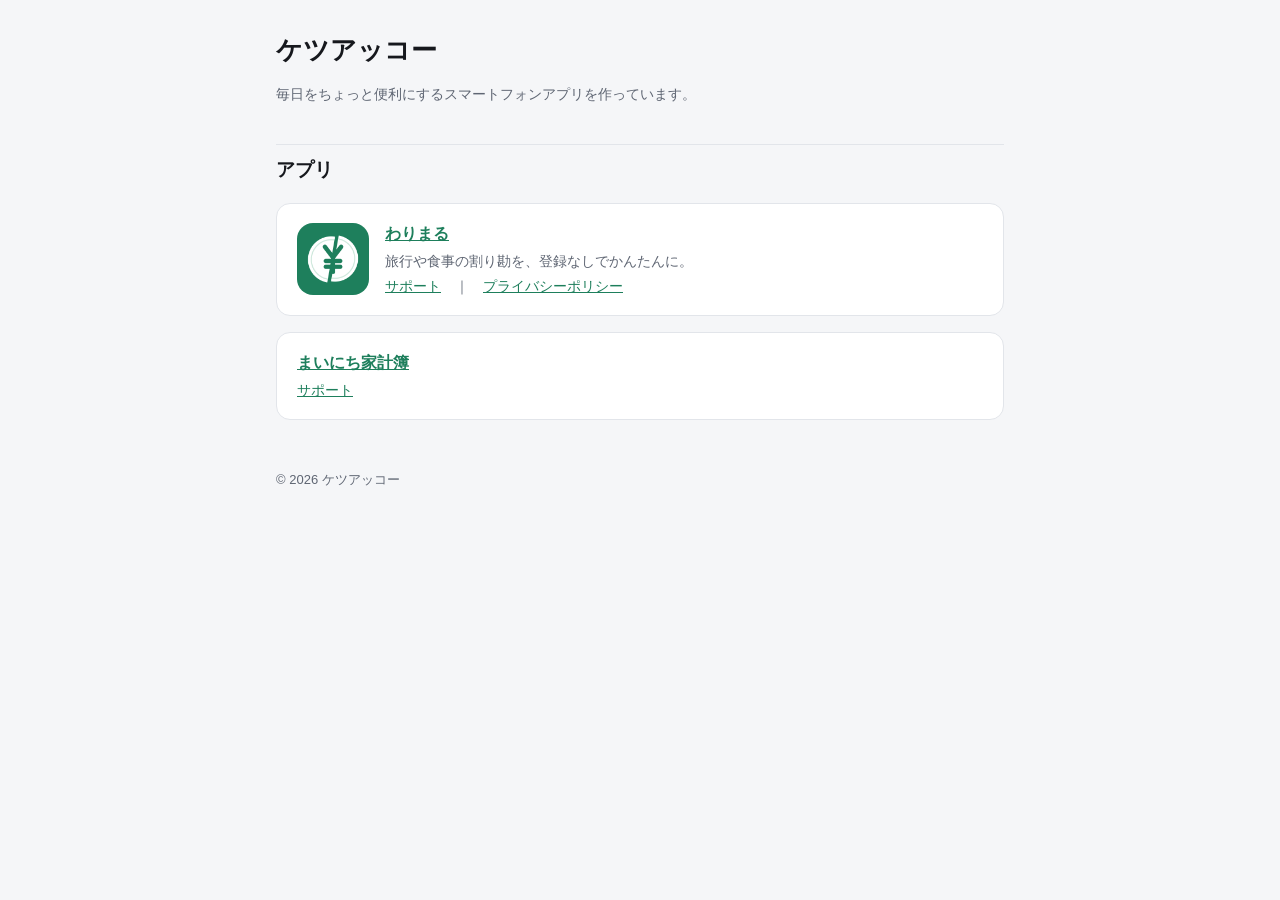
<file: index.html>
<!doctype html>
<html lang="ja">
<head>
<meta charset="utf-8">
<meta name="viewport" content="width=device-width, initial-scale=1">
<title>ケツアッコー</title>
<meta name="description" content="ケツアッコーが開発するスマートフォンアプリ">
<link rel="stylesheet" href="assets/style.css">
</head>
<body>
<main>
  <h1>ケツアッコー</h1>
  <p class="sub">毎日をちょっと便利にするスマートフォンアプリを作っています。</p>

  <h2>アプリ</h2>
  <div class="card">
    <header class="app" style="margin:0">
      <img src="quick-warikan/icon.png" alt="わりまるのアイコン">
      <div>
        <h3 style="margin:0"><a href="quick-warikan/">わりまる</a></h3>
        <div class="sub">旅行や食事の割り勘を、登録なしでかんたんに。</div>
        <div class="sub"><a href="quick-warikan/">サポート</a>　｜　<a href="quick-warikan/privacy.html">プライバシーポリシー</a></div>
      </div>
    </header>
  </div>
  <div class="card">
    <h3 style="margin:0"><a href="kakeibo/">まいにち家計簿</a></h3>
    <div class="sub"><a href="kakeibo/">サポート</a></div>
  </div>

  <footer>© 2026 ケツアッコー</footer>
</main>
</body>
</html>
</file>
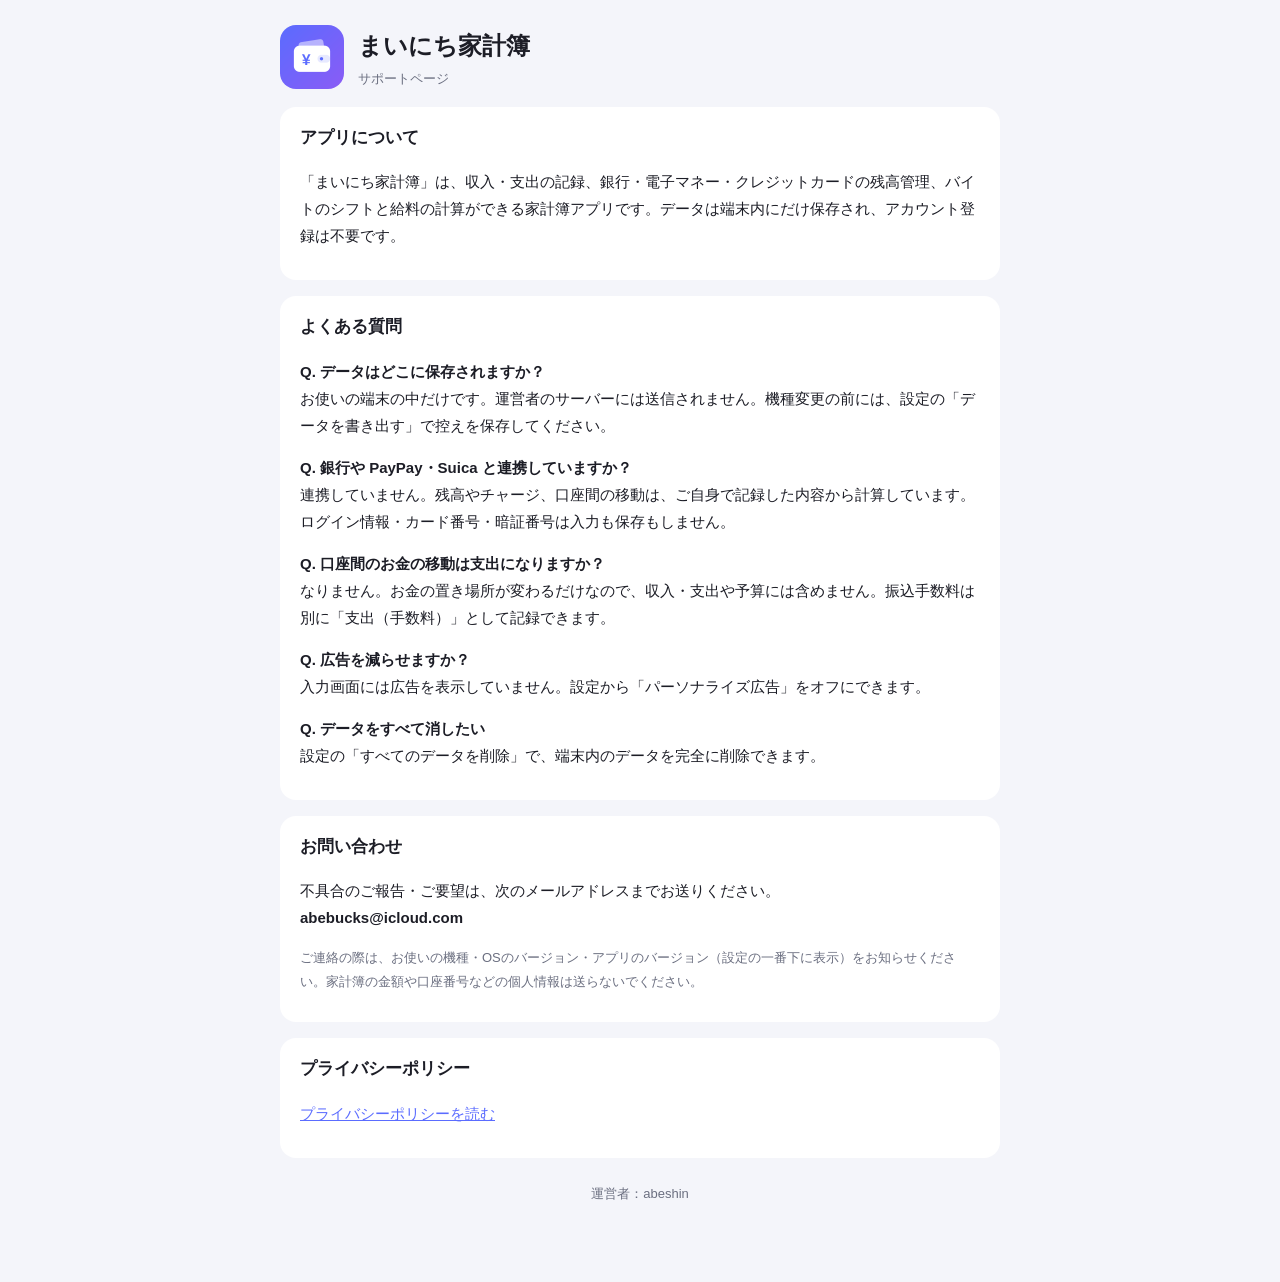
<file: kakeibo/index.html>
<!doctype html>
<html lang="ja"><head><meta charset="utf-8"><meta name="viewport" content="width=device-width,initial-scale=1">
<title>まいにち家計簿 サポート</title>
<link rel="icon" href="icon.png">
<style>
:root{--bg:#F4F5FA;--card:#fff;--text:#1C1D26;--sub:#6B6F80;--primary:#5B6CFF}
@media (prefers-color-scheme:dark){:root{--bg:#0E1016;--card:#1A1D27;--text:#F1F2F7;--sub:#A3A7B7;--primary:#8C99FF}}
body{font-family:-apple-system,BlinkMacSystemFont,"Hiragino Sans","Noto Sans JP",sans-serif;max-width:720px;margin:0 auto;padding:24px 16px 64px;line-height:1.8;color:var(--text);background:var(--bg)}
header{display:flex;align-items:center;gap:14px}header img{width:64px;height:64px;border-radius:16px}
h1{font-size:24px;margin:0}h2{font-size:17px;margin:0 0 6px}
section{background:var(--card);border-radius:16px;padding:16px 20px;margin-top:16px}
p,li{font-size:15px}.sub{color:var(--sub);font-size:13px}a{color:var(--primary)}
</style></head>
<body>
<header><img src="icon.png" alt=""><div><h1>まいにち家計簿</h1><div class="sub">サポートページ</div></div></header>

<section><h2>アプリについて</h2>
<p>「まいにち家計簿」は、収入・支出の記録、銀行・電子マネー・クレジットカードの残高管理、バイトのシフトと給料の計算ができる家計簿アプリです。データは端末内にだけ保存され、アカウント登録は不要です。</p></section>

<section><h2>よくある質問</h2>
<p><b>Q. データはどこに保存されますか？</b><br>お使いの端末の中だけです。運営者のサーバーには送信されません。機種変更の前には、設定の「データを書き出す」で控えを保存してください。</p>
<p><b>Q. 銀行や PayPay・Suica と連携していますか？</b><br>連携していません。残高やチャージ、口座間の移動は、ご自身で記録した内容から計算しています。ログイン情報・カード番号・暗証番号は入力も保存もしません。</p>
<p><b>Q. 口座間のお金の移動は支出になりますか？</b><br>なりません。お金の置き場所が変わるだけなので、収入・支出や予算には含めません。振込手数料は別に「支出（手数料）」として記録できます。</p>
<p><b>Q. 広告を減らせますか？</b><br>入力画面には広告を表示していません。設定から「パーソナライズ広告」をオフにできます。</p>
<p><b>Q. データをすべて消したい</b><br>設定の「すべてのデータを削除」で、端末内のデータを完全に削除できます。</p></section>

<section><h2>お問い合わせ</h2>
<p>不具合のご報告・ご要望は、次のメールアドレスまでお送りください。<br><b>abebucks@icloud.com</b></p>
<p class="sub">ご連絡の際は、お使いの機種・OSのバージョン・アプリのバージョン（設定の一番下に表示）をお知らせください。家計簿の金額や口座番号などの個人情報は送らないでください。</p></section>

<section><h2>プライバシーポリシー</h2><p><a href="privacy.html">プライバシーポリシーを読む</a></p></section>
<p class="sub" style="text-align:center;margin-top:24px">運営者：abeshin</p>
</body></html>
</file>
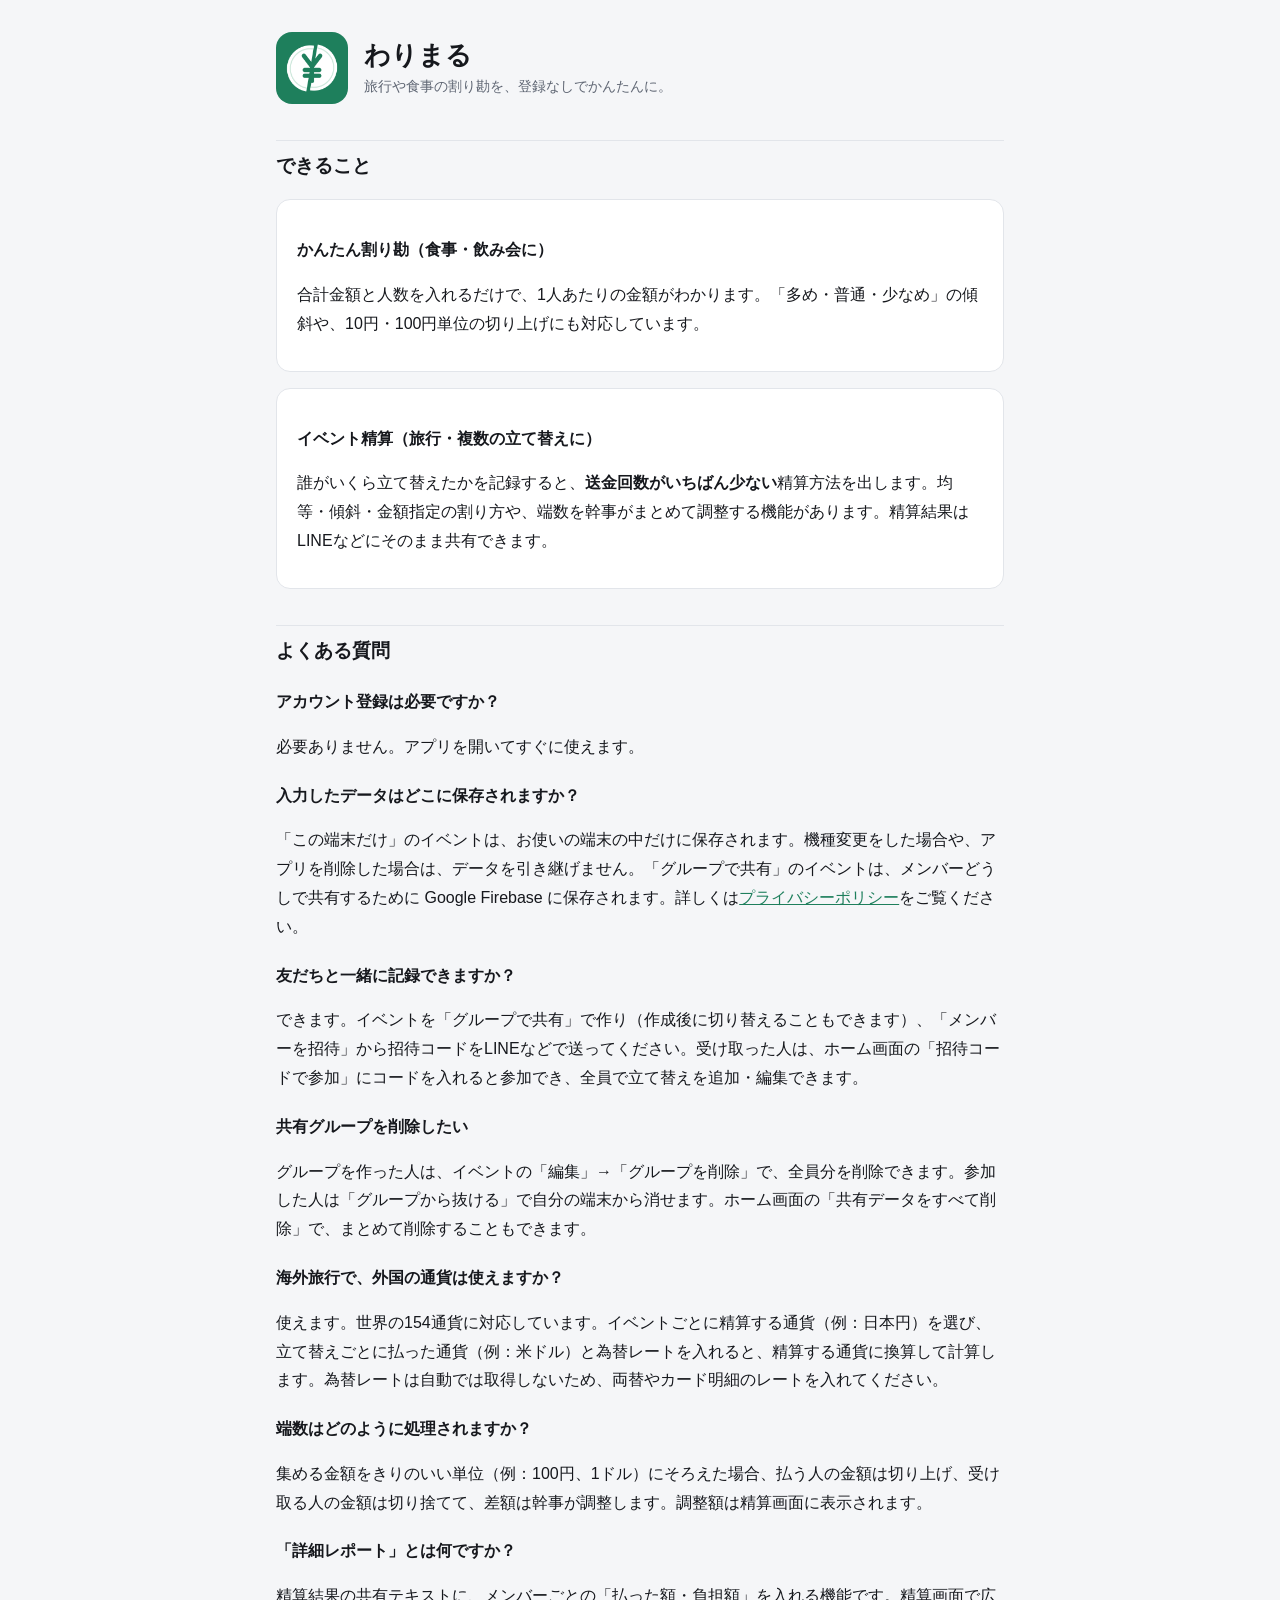
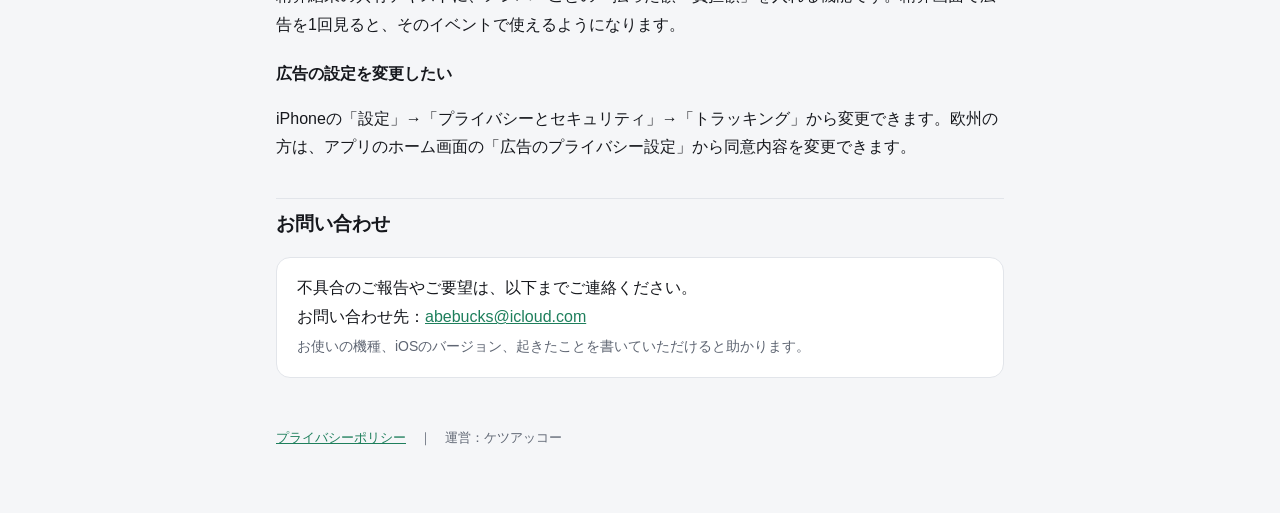
<file: quick-warikan/index.html>
<!doctype html>
<html lang="ja">
<head>
<meta charset="utf-8">
<meta name="viewport" content="width=device-width, initial-scale=1">
<title>わりまる｜サポート</title>
<meta name="description" content="旅行や食事の割り勘をかんたんに。割り勘アプリ「わりまる」のサポートページ">
<link rel="icon" href="icon.png">
<link rel="stylesheet" href="../assets/style.css">
</head>
<body>
<main>
  <header class="app">
    <img src="icon.png" alt="わりまるのアイコン">
    <div>
      <h1>わりまる</h1>
      <div class="sub">旅行や食事の割り勘を、登録なしでかんたんに。</div>
    </div>
  </header>

  <h2>できること</h2>
  <div class="card">
    <h3>かんたん割り勘（食事・飲み会に）</h3>
    <p>合計金額と人数を入れるだけで、1人あたりの金額がわかります。「多め・普通・少なめ」の傾斜や、10円・100円単位の切り上げにも対応しています。</p>
  </div>
  <div class="card">
    <h3>イベント精算（旅行・複数の立て替えに）</h3>
    <p>誰がいくら立て替えたかを記録すると、<strong>送金回数がいちばん少ない</strong>精算方法を出します。均等・傾斜・金額指定の割り方や、端数を幹事がまとめて調整する機能があります。精算結果はLINEなどにそのまま共有できます。</p>
  </div>

  <h2>よくある質問</h2>
  <h3>アカウント登録は必要ですか？</h3>
  <p>必要ありません。アプリを開いてすぐに使えます。</p>
  <h3>入力したデータはどこに保存されますか？</h3>
  <p>「この端末だけ」のイベントは、お使いの端末の中だけに保存されます。機種変更をした場合や、アプリを削除した場合は、データを引き継げません。「グループで共有」のイベントは、メンバーどうしで共有するために Google Firebase に保存されます。詳しくは<a href="privacy.html">プライバシーポリシー</a>をご覧ください。</p>
  <h3>友だちと一緒に記録できますか？</h3>
  <p>できます。イベントを「グループで共有」で作り（作成後に切り替えることもできます）、「メンバーを招待」から招待コードをLINEなどで送ってください。受け取った人は、ホーム画面の「招待コードで参加」にコードを入れると参加でき、全員で立て替えを追加・編集できます。</p>
  <h3>共有グループを削除したい</h3>
  <p>グループを作った人は、イベントの「編集」→「グループを削除」で、全員分を削除できます。参加した人は「グループから抜ける」で自分の端末から消せます。ホーム画面の「共有データをすべて削除」で、まとめて削除することもできます。</p>
  <h3>海外旅行で、外国の通貨は使えますか？</h3>
  <p>使えます。世界の154通貨に対応しています。イベントごとに精算する通貨（例：日本円）を選び、立て替えごとに払った通貨（例：米ドル）と為替レートを入れると、精算する通貨に換算して計算します。為替レートは自動では取得しないため、両替やカード明細のレートを入れてください。</p>
  <h3>端数はどのように処理されますか？</h3>
  <p>集める金額をきりのいい単位（例：100円、1ドル）にそろえた場合、払う人の金額は切り上げ、受け取る人の金額は切り捨てて、差額は幹事が調整します。調整額は精算画面に表示されます。</p>
  <h3>「詳細レポート」とは何ですか？</h3>
  <p>精算結果の共有テキストに、メンバーごとの「払った額・負担額」を入れる機能です。精算画面で広告を1回見ると、そのイベントで使えるようになります。</p>
  <h3>広告の設定を変更したい</h3>
  <p>iPhoneの「設定」→「プライバシーとセキュリティ」→「トラッキング」から変更できます。欧州の方は、アプリのホーム画面の「広告のプライバシー設定」から同意内容を変更できます。</p>

  <h2>お問い合わせ</h2>
  <div class="card">
    不具合のご報告やご要望は、以下までご連絡ください。<br>
    お問い合わせ先：<a href="mailto:abebucks@icloud.com">abebucks@icloud.com</a><br>
    <span class="sub">お使いの機種、iOSのバージョン、起きたことを書いていただけると助かります。</span>
  </div>

  <footer>
    <a href="privacy.html">プライバシーポリシー</a>　｜　運営：ケツアッコー
  </footer>
</main>
</body>
</html>
</file>
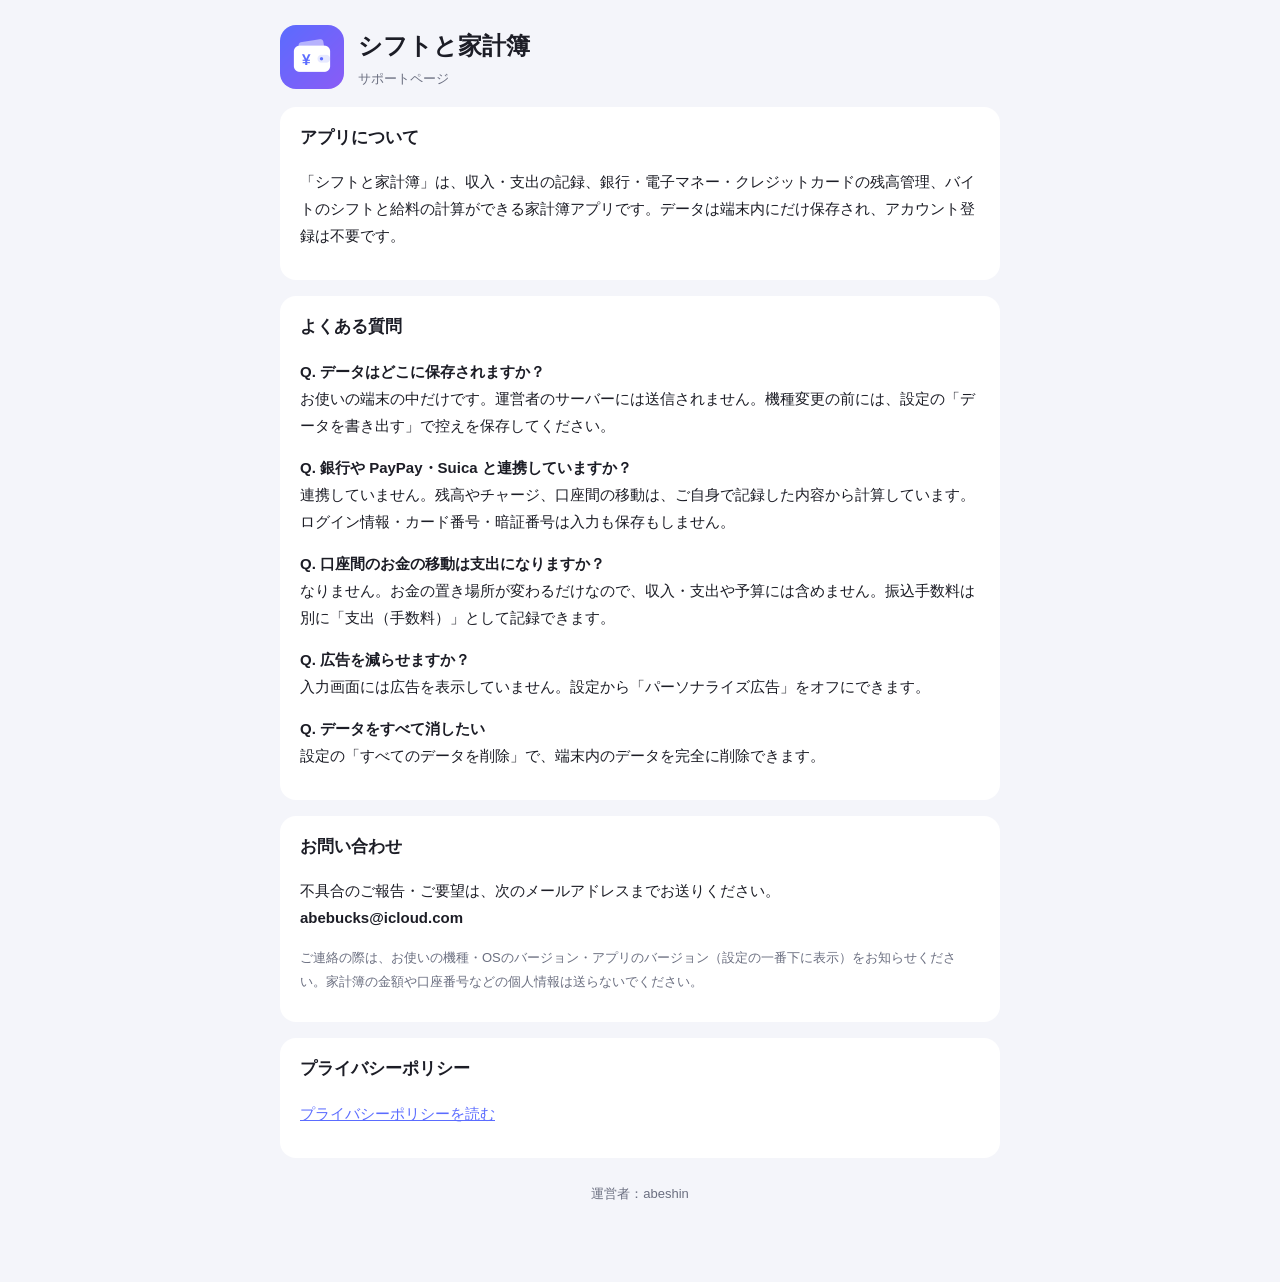
<file: kakeibo/kakeibo/index.html>
<!doctype html>
<html lang="ja"><head><meta charset="utf-8"><meta name="viewport" content="width=device-width,initial-scale=1">
<title>シフトと家計簿 サポート</title>
<link rel="icon" href="icon.png">
<style>
:root{--bg:#F4F5FA;--card:#fff;--text:#1C1D26;--sub:#6B6F80;--primary:#5B6CFF}
@media (prefers-color-scheme:dark){:root{--bg:#0E1016;--card:#1A1D27;--text:#F1F2F7;--sub:#A3A7B7;--primary:#8C99FF}}
body{font-family:-apple-system,BlinkMacSystemFont,"Hiragino Sans","Noto Sans JP",sans-serif;max-width:720px;margin:0 auto;padding:24px 16px 64px;line-height:1.8;color:var(--text);background:var(--bg)}
header{display:flex;align-items:center;gap:14px}header img{width:64px;height:64px;border-radius:16px}
h1{font-size:24px;margin:0}h2{font-size:17px;margin:0 0 6px}
section{background:var(--card);border-radius:16px;padding:16px 20px;margin-top:16px}
p,li{font-size:15px}.sub{color:var(--sub);font-size:13px}a{color:var(--primary)}
</style></head>
<body>
<header><img src="icon.png" alt=""><div><h1>シフトと家計簿</h1><div class="sub">サポートページ</div></div></header>

<section><h2>アプリについて</h2>
<p>「シフトと家計簿」は、収入・支出の記録、銀行・電子マネー・クレジットカードの残高管理、バイトのシフトと給料の計算ができる家計簿アプリです。データは端末内にだけ保存され、アカウント登録は不要です。</p></section>

<section><h2>よくある質問</h2>
<p><b>Q. データはどこに保存されますか？</b><br>お使いの端末の中だけです。運営者のサーバーには送信されません。機種変更の前には、設定の「データを書き出す」で控えを保存してください。</p>
<p><b>Q. 銀行や PayPay・Suica と連携していますか？</b><br>連携していません。残高やチャージ、口座間の移動は、ご自身で記録した内容から計算しています。ログイン情報・カード番号・暗証番号は入力も保存もしません。</p>
<p><b>Q. 口座間のお金の移動は支出になりますか？</b><br>なりません。お金の置き場所が変わるだけなので、収入・支出や予算には含めません。振込手数料は別に「支出（手数料）」として記録できます。</p>
<p><b>Q. 広告を減らせますか？</b><br>入力画面には広告を表示していません。設定から「パーソナライズ広告」をオフにできます。</p>
<p><b>Q. データをすべて消したい</b><br>設定の「すべてのデータを削除」で、端末内のデータを完全に削除できます。</p></section>

<section><h2>お問い合わせ</h2>
<p>不具合のご報告・ご要望は、次のメールアドレスまでお送りください。<br><b>abebucks@icloud.com</b></p>
<p class="sub">ご連絡の際は、お使いの機種・OSのバージョン・アプリのバージョン（設定の一番下に表示）をお知らせください。家計簿の金額や口座番号などの個人情報は送らないでください。</p></section>

<section><h2>プライバシーポリシー</h2><p><a href="privacy.html">プライバシーポリシーを読む</a></p></section>
<p class="sub" style="text-align:center;margin-top:24px">運営者：abeshin</p>
</body></html>
</file>
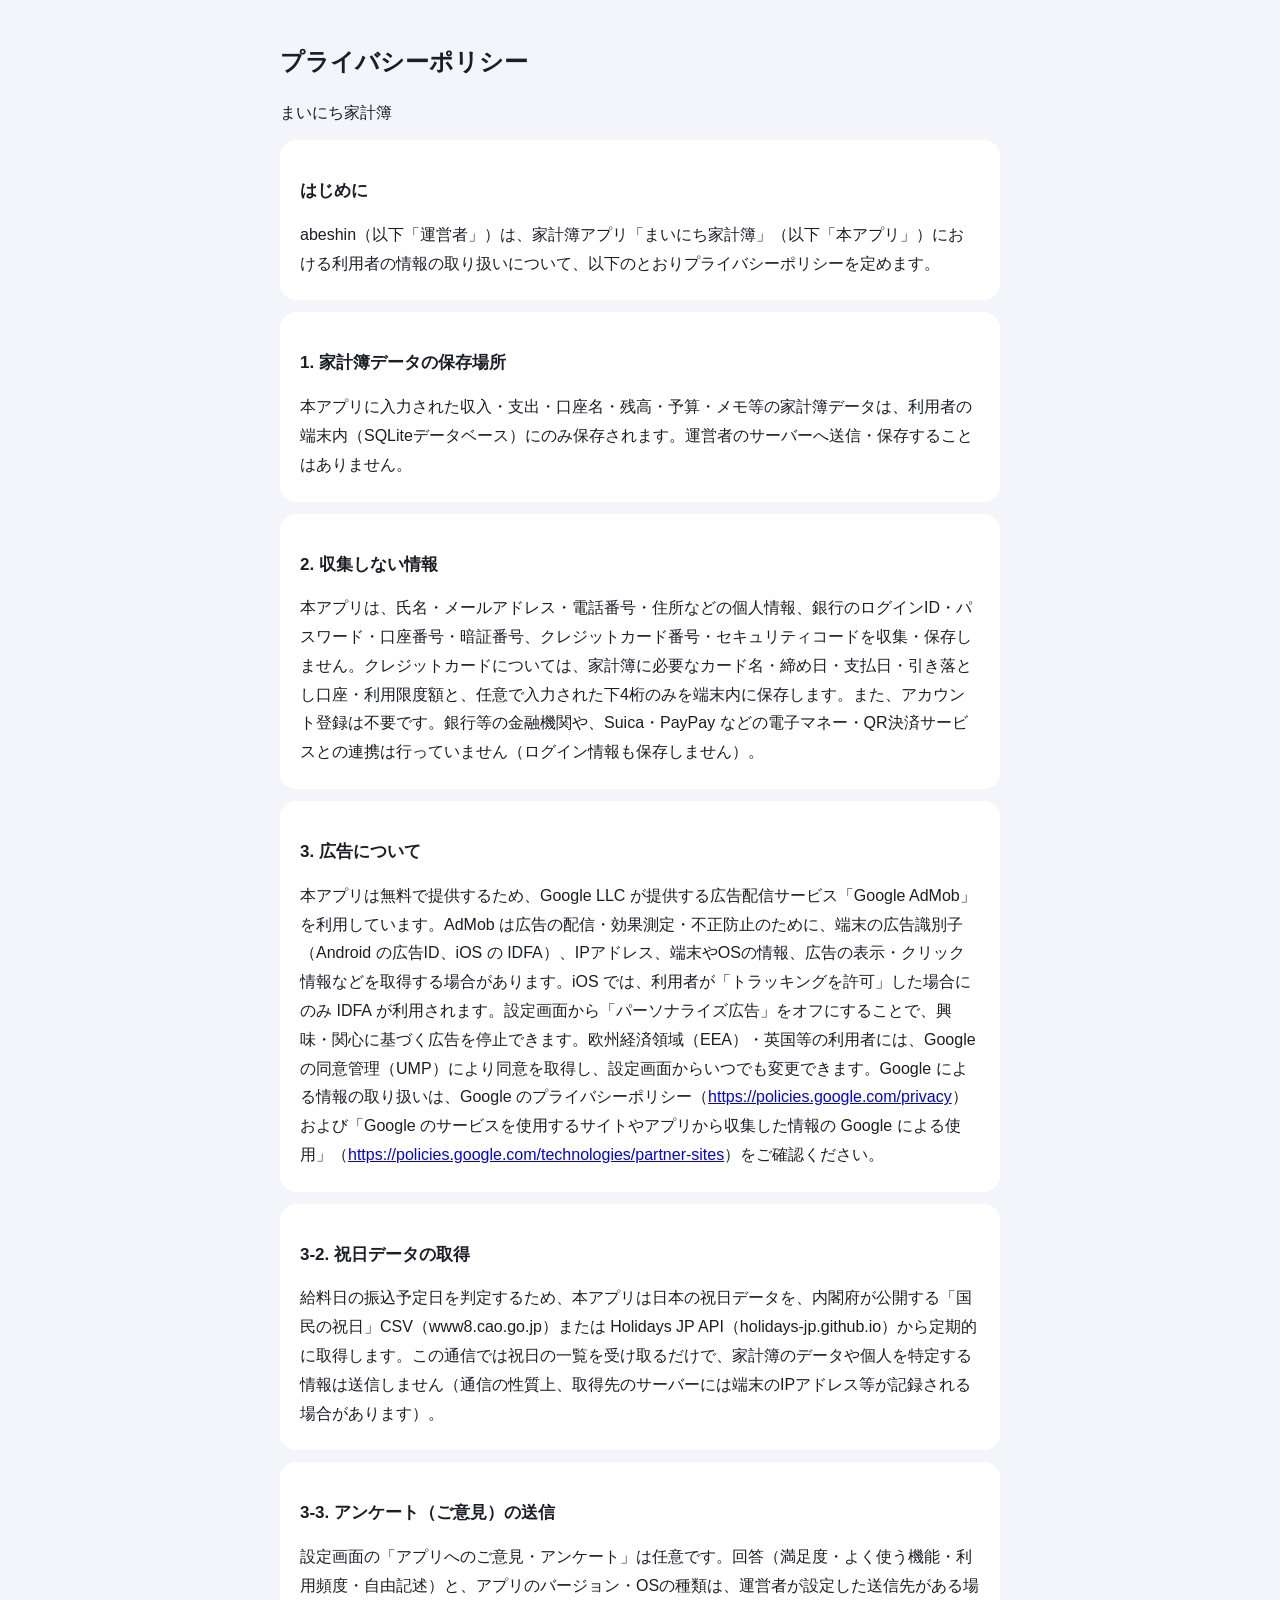
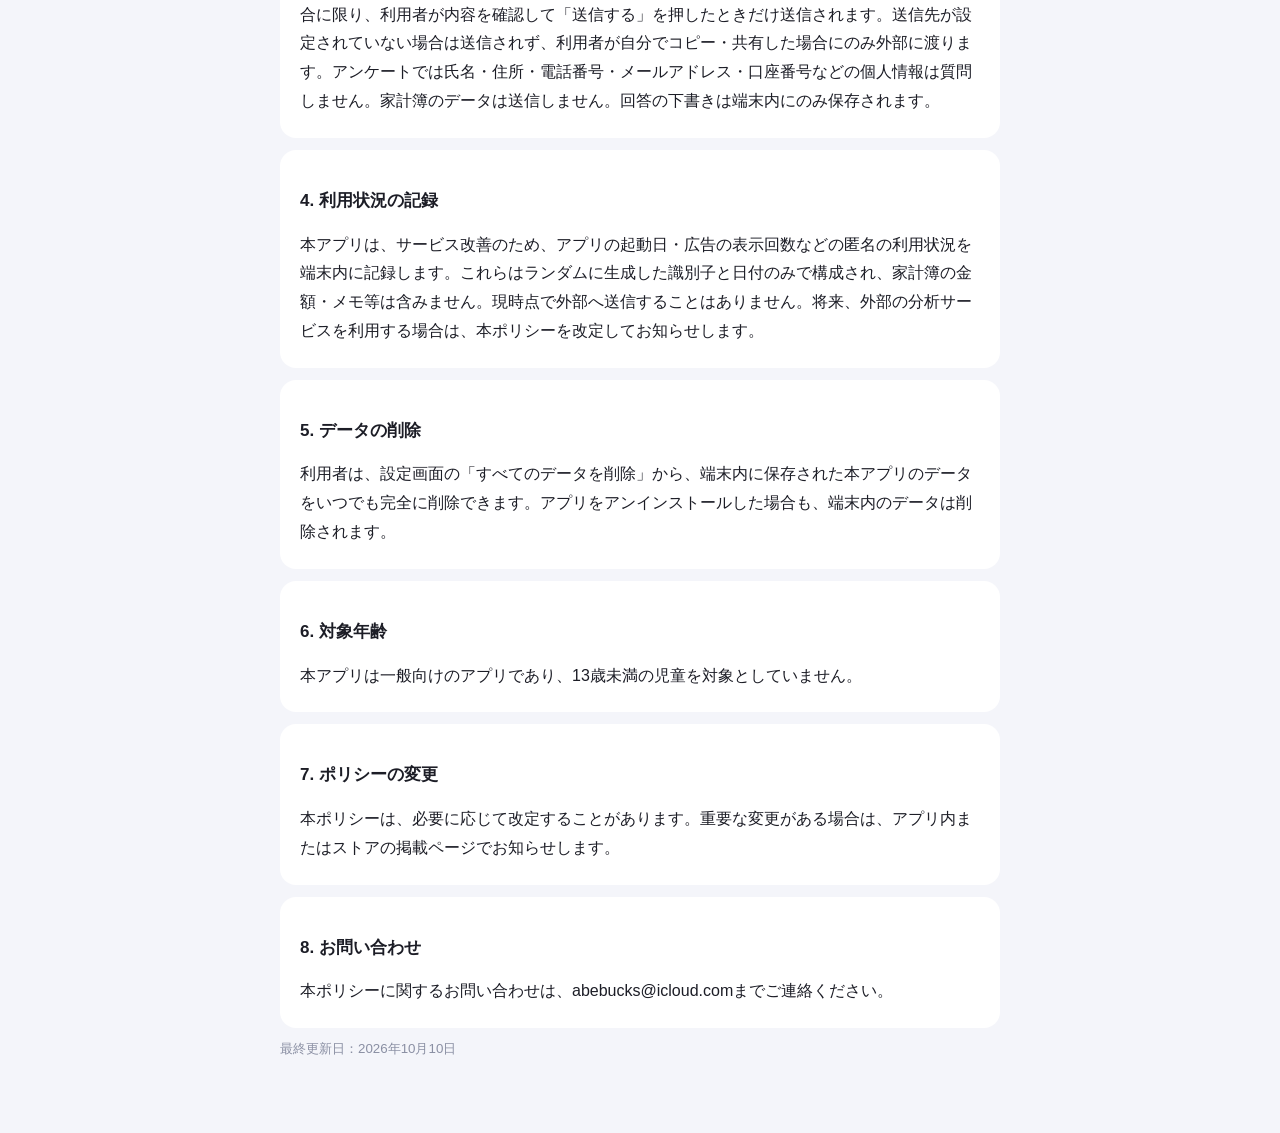
<file: kakeibo/privacy.html>
<!doctype html>
<html lang="ja"><head><meta charset="utf-8"><meta name="viewport" content="width=device-width,initial-scale=1">
<title>プライバシーポリシー | まいにち家計簿</title>
<style>body{font-family:-apple-system,BlinkMacSystemFont,"Hiragino Sans","Noto Sans JP",sans-serif;max-width:720px;margin:0 auto;padding:24px 16px 64px;line-height:1.8;color:#1C1D26;background:#F4F5FA}h1{font-size:24px}h2{font-size:17px;margin-top:28px}section{background:#fff;border-radius:16px;padding:8px 20px 16px;margin-top:12px}p{margin:6px 0}small{color:#8A8FA3}</style></head>
<body><h1>プライバシーポリシー</h1><p>まいにち家計簿</p>
<section><h2>はじめに</h2><p>abeshin（以下「運営者」）は、家計簿アプリ「まいにち家計簿」（以下「本アプリ」）における利用者の情報の取り扱いについて、以下のとおりプライバシーポリシーを定めます。</p></section>
<section><h2>1. 家計簿データの保存場所</h2><p>本アプリに入力された収入・支出・口座名・残高・予算・メモ等の家計簿データは、利用者の端末内（SQLiteデータベース）にのみ保存されます。運営者のサーバーへ送信・保存することはありません。</p></section>
<section><h2>2. 収集しない情報</h2><p>本アプリは、氏名・メールアドレス・電話番号・住所などの個人情報、銀行のログインID・パスワード・口座番号・暗証番号、クレジットカード番号・セキュリティコードを収集・保存しません。クレジットカードについては、家計簿に必要なカード名・締め日・支払日・引き落とし口座・利用限度額と、任意で入力された下4桁のみを端末内に保存します。また、アカウント登録は不要です。銀行等の金融機関や、Suica・PayPay などの電子マネー・QR決済サービスとの連携は行っていません（ログイン情報も保存しません）。</p></section>
<section><h2>3. 広告について</h2><p>本アプリは無料で提供するため、Google LLC が提供する広告配信サービス「Google AdMob」を利用しています。AdMob は広告の配信・効果測定・不正防止のために、端末の広告識別子（Android の広告ID、iOS の IDFA）、IPアドレス、端末やOSの情報、広告の表示・クリック情報などを取得する場合があります。iOS では、利用者が「トラッキングを許可」した場合にのみ IDFA が利用されます。設定画面から「パーソナライズ広告」をオフにすることで、興味・関心に基づく広告を停止できます。欧州経済領域（EEA）・英国等の利用者には、Google の同意管理（UMP）により同意を取得し、設定画面からいつでも変更できます。Google による情報の取り扱いは、Google のプライバシーポリシー（<a href="https://policies.google.com/privacy">https://policies.google.com/privacy</a>）および「Google のサービスを使用するサイトやアプリから収集した情報の Google による使用」（<a href="https://policies.google.com/technologies/partner-sites">https://policies.google.com/technologies/partner-sites</a>）をご確認ください。</p></section>
<section><h2>3-2. 祝日データの取得</h2><p>給料日の振込予定日を判定するため、本アプリは日本の祝日データを、内閣府が公開する「国民の祝日」CSV（www8.cao.go.jp）または Holidays JP API（holidays-jp.github.io）から定期的に取得します。この通信では祝日の一覧を受け取るだけで、家計簿のデータや個人を特定する情報は送信しません（通信の性質上、取得先のサーバーには端末のIPアドレス等が記録される場合があります）。</p></section>
<section><h2>3-3. アンケート（ご意見）の送信</h2><p>設定画面の「アプリへのご意見・アンケート」は任意です。回答（満足度・よく使う機能・利用頻度・自由記述）と、アプリのバージョン・OSの種類は、運営者が設定した送信先がある場合に限り、利用者が内容を確認して「送信する」を押したときだけ送信されます。送信先が設定されていない場合は送信されず、利用者が自分でコピー・共有した場合にのみ外部に渡ります。アンケートでは氏名・住所・電話番号・メールアドレス・口座番号などの個人情報は質問しません。家計簿のデータは送信しません。回答の下書きは端末内にのみ保存されます。</p></section>
<section><h2>4. 利用状況の記録</h2><p>本アプリは、サービス改善のため、アプリの起動日・広告の表示回数などの匿名の利用状況を端末内に記録します。これらはランダムに生成した識別子と日付のみで構成され、家計簿の金額・メモ等は含みません。現時点で外部へ送信することはありません。将来、外部の分析サービスを利用する場合は、本ポリシーを改定してお知らせします。</p></section>
<section><h2>5. データの削除</h2><p>利用者は、設定画面の「すべてのデータを削除」から、端末内に保存された本アプリのデータをいつでも完全に削除できます。アプリをアンインストールした場合も、端末内のデータは削除されます。</p></section>
<section><h2>6. 対象年齢</h2><p>本アプリは一般向けのアプリであり、13歳未満の児童を対象としていません。</p></section>
<section><h2>7. ポリシーの変更</h2><p>本ポリシーは、必要に応じて改定することがあります。重要な変更がある場合は、アプリ内またはストアの掲載ページでお知らせします。</p></section>
<section><h2>8. お問い合わせ</h2><p>本ポリシーに関するお問い合わせは、abebucks@icloud.comまでご連絡ください。</p></section>
<p><small>最終更新日：2026年10月10日</small></p></body></html>
</file>
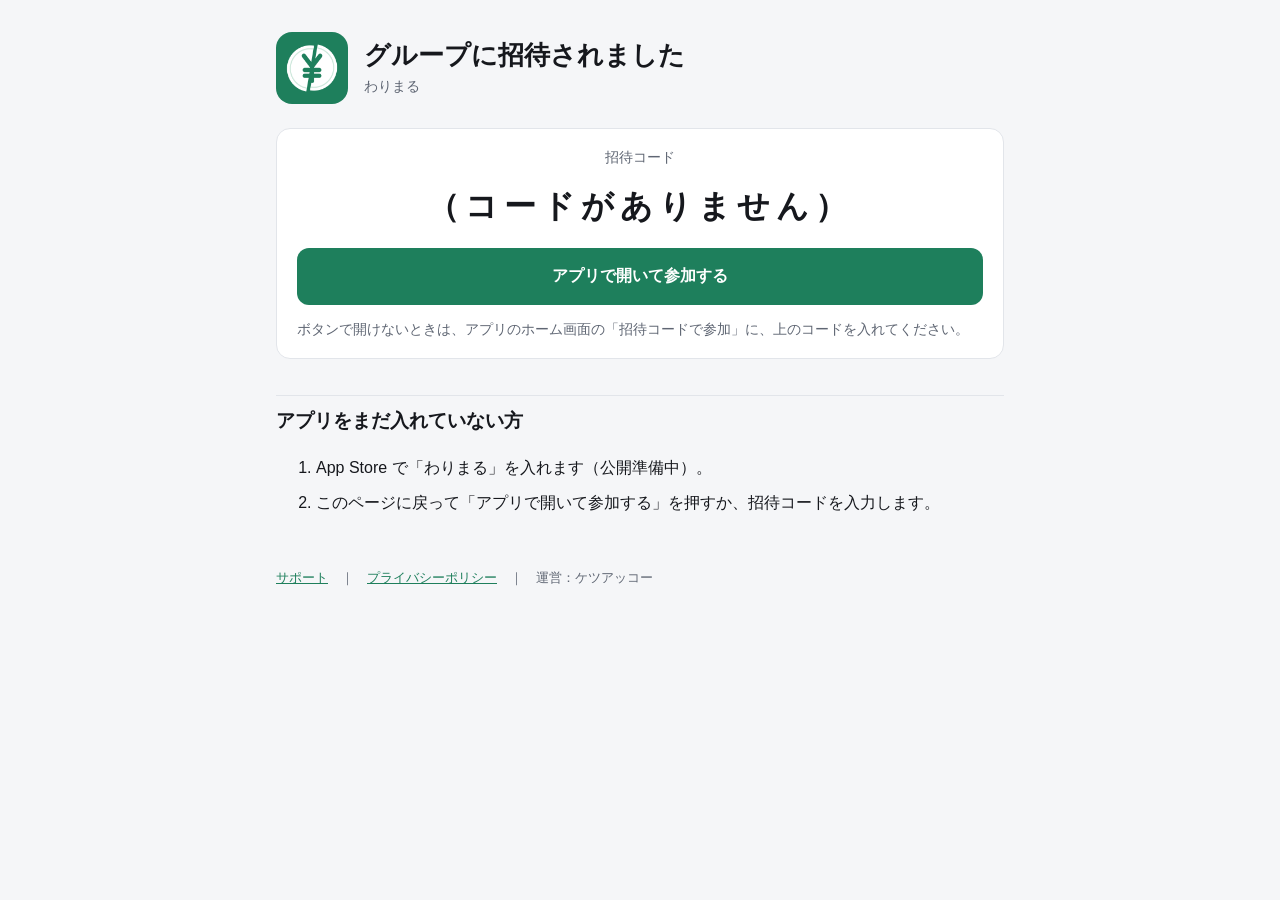
<file: quick-warikan/join.html>
<!doctype html>
<html lang="ja">
<head>
<meta charset="utf-8">
<meta name="viewport" content="width=device-width, initial-scale=1">
<title>グループに参加｜わりまる</title>
<meta name="description" content="割り勘アプリ「わりまる」のグループへの招待">
<meta name="robots" content="noindex">
<link rel="icon" href="icon.png">
<link rel="stylesheet" href="../assets/style.css">
<style>
  .code { font-size: 32px; font-weight: 800; letter-spacing: 6px; text-align: center; margin: 8px 0 4px; }
  .btn { display: block; text-align: center; background: var(--primary); color: #fff; text-decoration: none; font-weight: 700; padding: 14px; border-radius: 12px; margin: 12px 0; }
  ol li { margin-bottom: 6px; }
</style>
</head>
<body>
<main>
  <header class="app">
    <img src="icon.png" alt="わりまるのアイコン">
    <div>
      <h1>グループに招待されました</h1>
      <div class="sub">わりまる</div>
    </div>
  </header>

  <div class="card">
    <div class="sub" style="text-align:center">招待コード</div>
    <div class="code" id="code">--------</div>
    <a class="btn" id="open" href="quickwarikan://join">アプリで開いて参加する</a>
    <div class="sub">ボタンで開けないときは、アプリのホーム画面の「招待コードで参加」に、上のコードを入れてください。</div>
  </div>

  <h2>アプリをまだ入れていない方</h2>
  <ol>
    <li>App Store で「わりまる」を入れます（公開準備中）。</li>
    <li>このページに戻って「アプリで開いて参加する」を押すか、招待コードを入力します。</li>
  </ol>

  <footer>
    <a href="./">サポート</a>　｜　<a href="privacy.html">プライバシーポリシー</a>　｜　運営：ケツアッコー
  </footer>
</main>
<script>
  // 招待コードは英大文字と数字の8文字だけを受け付ける
  var raw = new URLSearchParams(location.search).get('code') || '';
  var code = raw.toUpperCase().replace(/[^A-Z0-9]/g, '').slice(0, 8);
  if (code.length === 8) {
    document.getElementById('code').textContent = code;
    document.getElementById('open').href = 'quickwarikan://join/' + code;
  } else {
    document.getElementById('code').textContent = '（コードがありません）';
  }
</script>
</body>
</html>
</file>
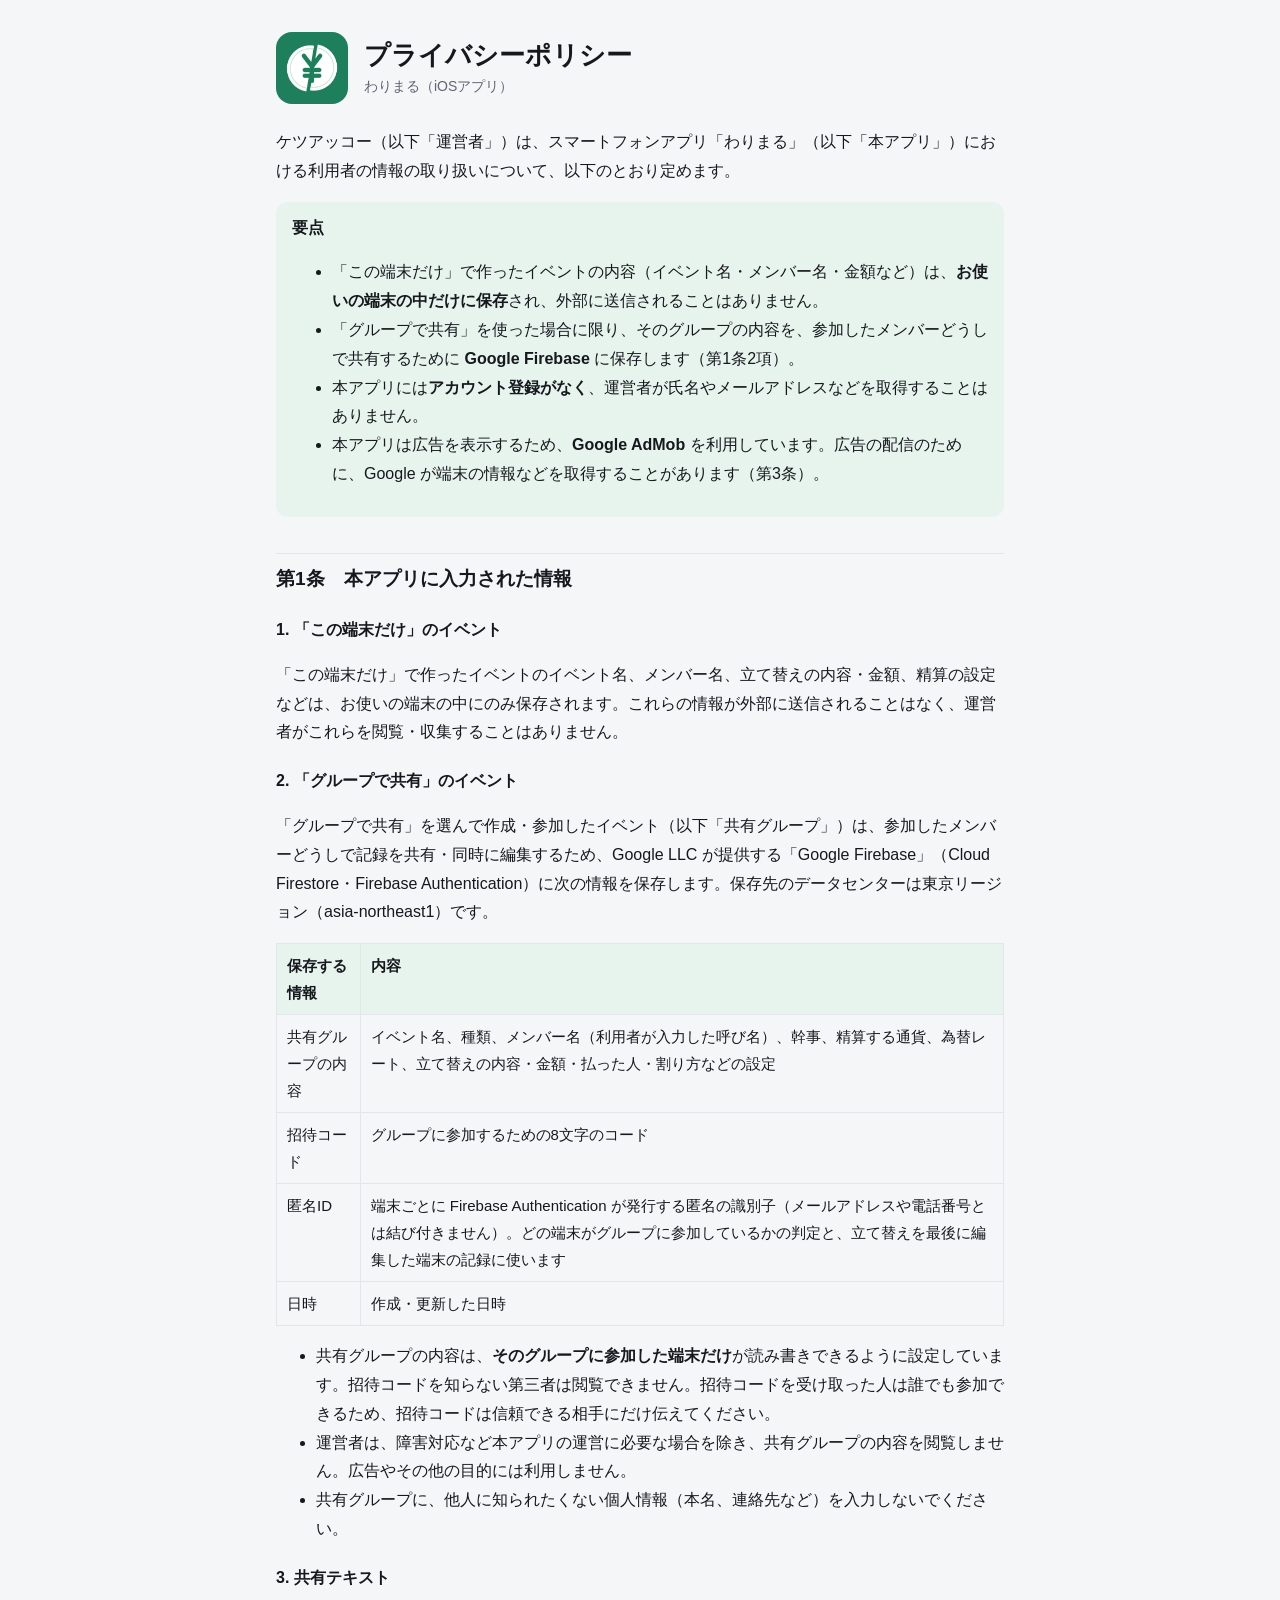
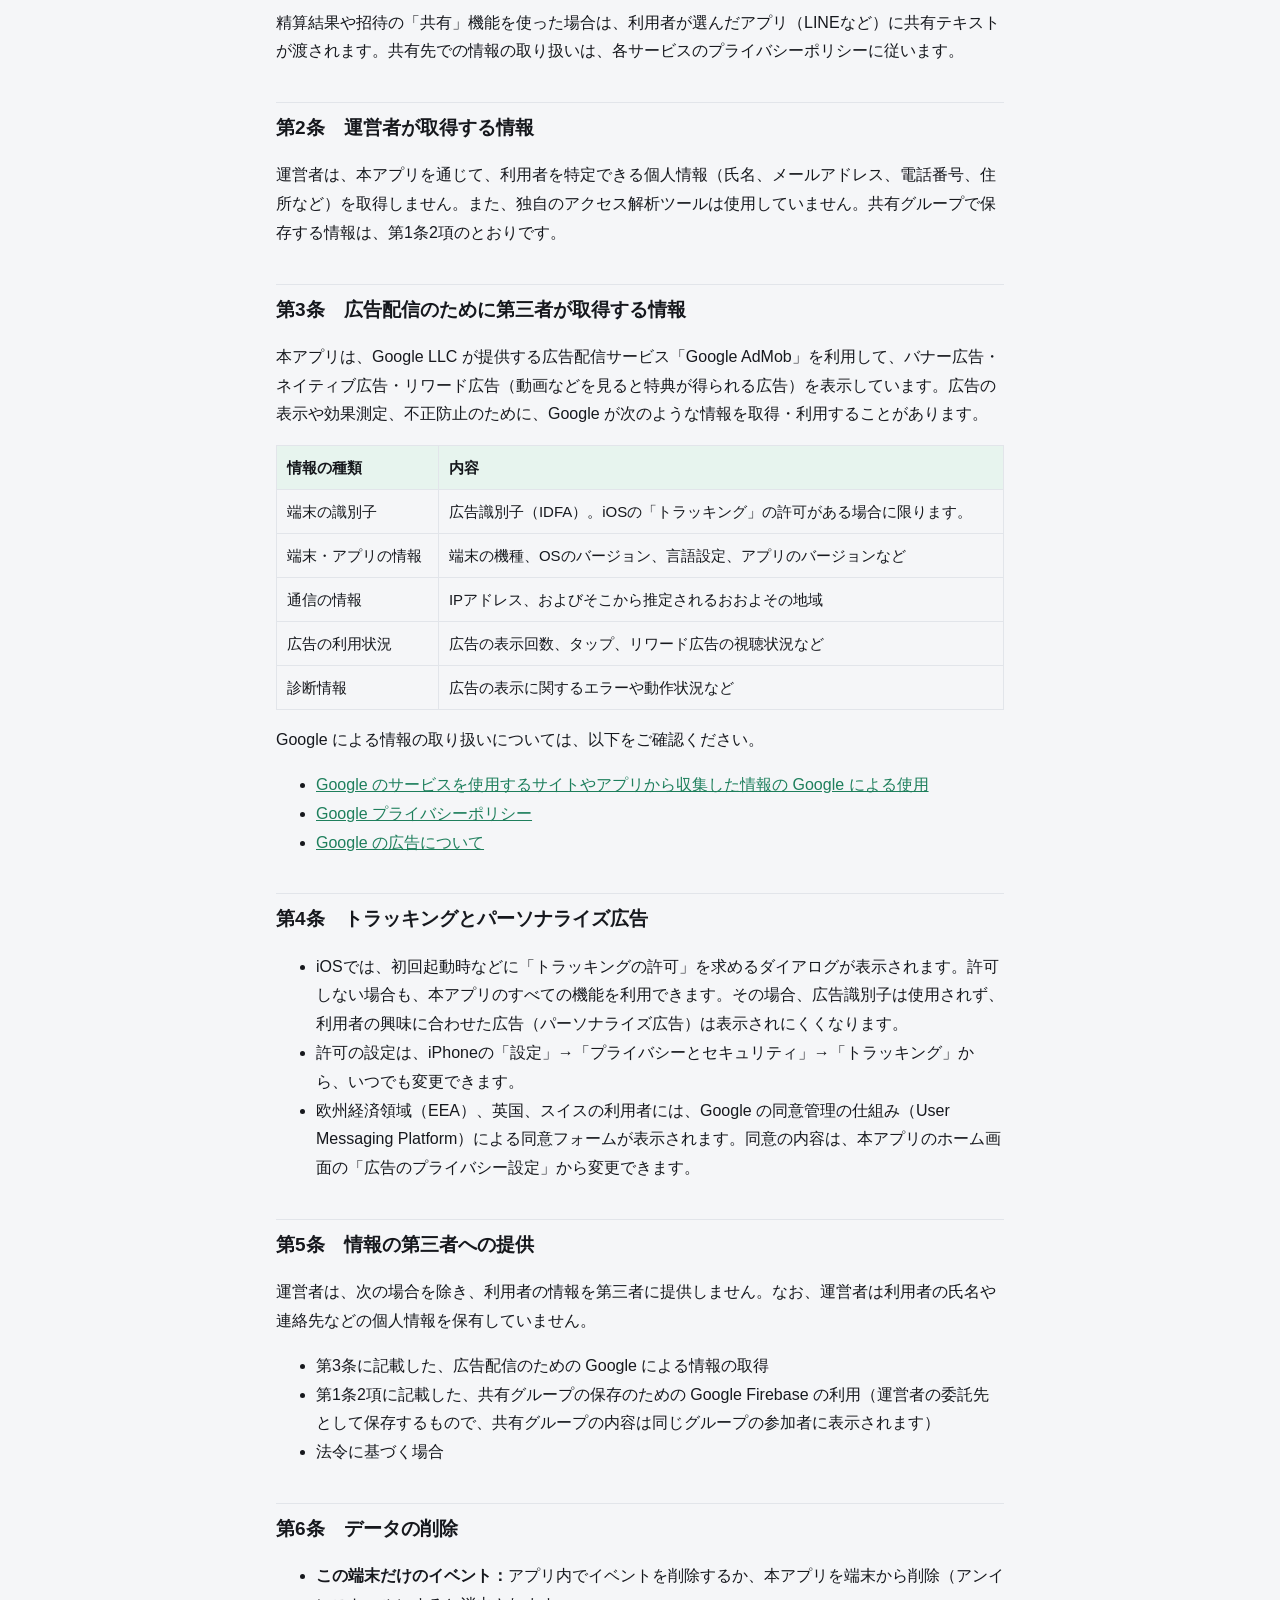
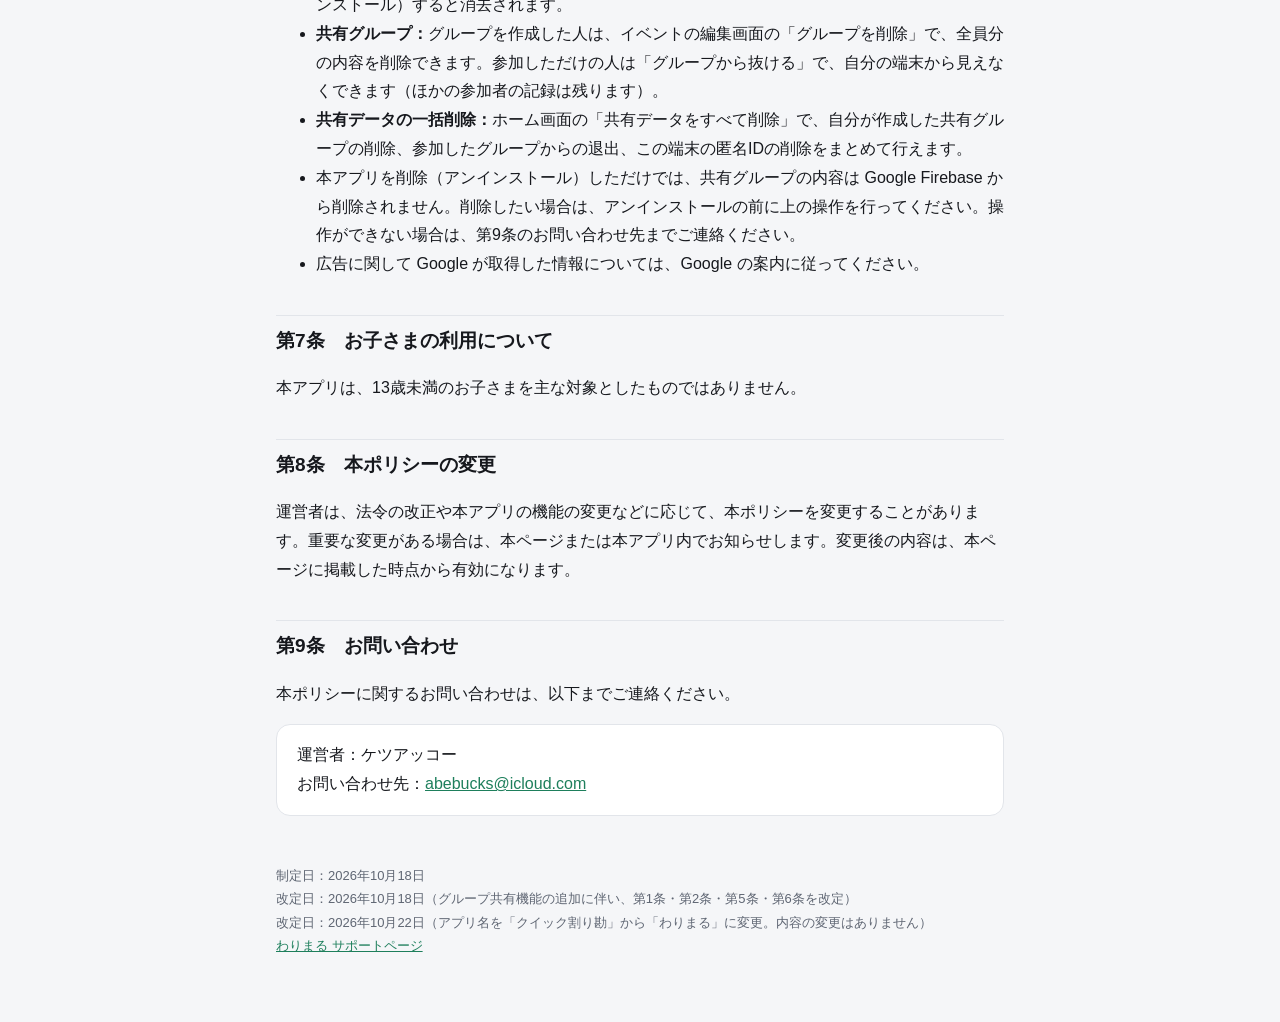
<file: quick-warikan/privacy.html>
<!doctype html>
<html lang="ja">
<head>
<meta charset="utf-8">
<meta name="viewport" content="width=device-width, initial-scale=1">
<title>プライバシーポリシー｜わりまる</title>
<meta name="description" content="割り勘アプリ「わりまる」のプライバシーポリシー">
<link rel="icon" href="icon.png">
<link rel="stylesheet" href="../assets/style.css">
</head>
<body>
<main>
  <header class="app">
    <img src="icon.png" alt="わりまるのアイコン">
    <div>
      <h1>プライバシーポリシー</h1>
      <div class="sub">わりまる（iOSアプリ）</div>
    </div>
  </header>

  <p>ケツアッコー（以下「運営者」）は、スマートフォンアプリ「わりまる」（以下「本アプリ」）における利用者の情報の取り扱いについて、以下のとおり定めます。</p>

  <div class="note">
    <strong>要点</strong>
    <ul>
      <li>「この端末だけ」で作ったイベントの内容（イベント名・メンバー名・金額など）は、<strong>お使いの端末の中だけに保存</strong>され、外部に送信されることはありません。</li>
      <li>「グループで共有」を使った場合に限り、そのグループの内容を、参加したメンバーどうしで共有するために <strong>Google Firebase</strong> に保存します（第1条2項）。</li>
      <li>本アプリには<strong>アカウント登録がなく</strong>、運営者が氏名やメールアドレスなどを取得することはありません。</li>
      <li>本アプリは広告を表示するため、<strong>Google AdMob</strong> を利用しています。広告の配信のために、Google が端末の情報などを取得することがあります（第3条）。</li>
    </ul>
  </div>

  <h2>第1条　本アプリに入力された情報</h2>
  <h3>1. 「この端末だけ」のイベント</h3>
  <p>「この端末だけ」で作ったイベントのイベント名、メンバー名、立て替えの内容・金額、精算の設定などは、お使いの端末の中にのみ保存されます。これらの情報が外部に送信されることはなく、運営者がこれらを閲覧・収集することはありません。</p>
  <h3>2. 「グループで共有」のイベント</h3>
  <p>「グループで共有」を選んで作成・参加したイベント（以下「共有グループ」）は、参加したメンバーどうしで記録を共有・同時に編集するため、Google LLC が提供する「Google Firebase」（Cloud Firestore・Firebase Authentication）に次の情報を保存します。保存先のデータセンターは東京リージョン（asia-northeast1）です。</p>
  <table>
    <tr><th>保存する情報</th><th>内容</th></tr>
    <tr><td>共有グループの内容</td><td>イベント名、種類、メンバー名（利用者が入力した呼び名）、幹事、精算する通貨、為替レート、立て替えの内容・金額・払った人・割り方などの設定</td></tr>
    <tr><td>招待コード</td><td>グループに参加するための8文字のコード</td></tr>
    <tr><td>匿名ID</td><td>端末ごとに Firebase Authentication が発行する匿名の識別子（メールアドレスや電話番号とは結び付きません）。どの端末がグループに参加しているかの判定と、立て替えを最後に編集した端末の記録に使います</td></tr>
    <tr><td>日時</td><td>作成・更新した日時</td></tr>
  </table>
  <ul>
    <li>共有グループの内容は、<strong>そのグループに参加した端末だけ</strong>が読み書きできるように設定しています。招待コードを知らない第三者は閲覧できません。招待コードを受け取った人は誰でも参加できるため、招待コードは信頼できる相手にだけ伝えてください。</li>
    <li>運営者は、障害対応など本アプリの運営に必要な場合を除き、共有グループの内容を閲覧しません。広告やその他の目的には利用しません。</li>
    <li>共有グループに、他人に知られたくない個人情報（本名、連絡先など）を入力しないでください。</li>
  </ul>
  <h3>3. 共有テキスト</h3>
  <p>精算結果や招待の「共有」機能を使った場合は、利用者が選んだアプリ（LINEなど）に共有テキストが渡されます。共有先での情報の取り扱いは、各サービスのプライバシーポリシーに従います。</p>

  <h2>第2条　運営者が取得する情報</h2>
  <p>運営者は、本アプリを通じて、利用者を特定できる個人情報（氏名、メールアドレス、電話番号、住所など）を取得しません。また、独自のアクセス解析ツールは使用していません。共有グループで保存する情報は、第1条2項のとおりです。</p>

  <h2>第3条　広告配信のために第三者が取得する情報</h2>
  <p>本アプリは、Google LLC が提供する広告配信サービス「Google AdMob」を利用して、バナー広告・ネイティブ広告・リワード広告（動画などを見ると特典が得られる広告）を表示しています。広告の表示や効果測定、不正防止のために、Google が次のような情報を取得・利用することがあります。</p>
  <table>
    <tr><th>情報の種類</th><th>内容</th></tr>
    <tr><td>端末の識別子</td><td>広告識別子（IDFA）。iOSの「トラッキング」の許可がある場合に限ります。</td></tr>
    <tr><td>端末・アプリの情報</td><td>端末の機種、OSのバージョン、言語設定、アプリのバージョンなど</td></tr>
    <tr><td>通信の情報</td><td>IPアドレス、およびそこから推定されるおおよその地域</td></tr>
    <tr><td>広告の利用状況</td><td>広告の表示回数、タップ、リワード広告の視聴状況など</td></tr>
    <tr><td>診断情報</td><td>広告の表示に関するエラーや動作状況など</td></tr>
  </table>
  <p>Google による情報の取り扱いについては、以下をご確認ください。</p>
  <ul>
    <li><a href="https://policies.google.com/technologies/partner-sites?hl=ja" target="_blank" rel="noopener">Google のサービスを使用するサイトやアプリから収集した情報の Google による使用</a></li>
    <li><a href="https://policies.google.com/privacy?hl=ja" target="_blank" rel="noopener">Google プライバシーポリシー</a></li>
    <li><a href="https://policies.google.com/technologies/ads?hl=ja" target="_blank" rel="noopener">Google の広告について</a></li>
  </ul>

  <h2>第4条　トラッキングとパーソナライズ広告</h2>
  <ul>
    <li>iOSでは、初回起動時などに「トラッキングの許可」を求めるダイアログが表示されます。許可しない場合も、本アプリのすべての機能を利用できます。その場合、広告識別子は使用されず、利用者の興味に合わせた広告（パーソナライズ広告）は表示されにくくなります。</li>
    <li>許可の設定は、iPhoneの「設定」→「プライバシーとセキュリティ」→「トラッキング」から、いつでも変更できます。</li>
    <li>欧州経済領域（EEA）、英国、スイスの利用者には、Google の同意管理の仕組み（User Messaging Platform）による同意フォームが表示されます。同意の内容は、本アプリのホーム画面の「広告のプライバシー設定」から変更できます。</li>
  </ul>

  <h2>第5条　情報の第三者への提供</h2>
  <p>運営者は、次の場合を除き、利用者の情報を第三者に提供しません。なお、運営者は利用者の氏名や連絡先などの個人情報を保有していません。</p>
  <ul>
    <li>第3条に記載した、広告配信のための Google による情報の取得</li>
    <li>第1条2項に記載した、共有グループの保存のための Google Firebase の利用（運営者の委託先として保存するもので、共有グループの内容は同じグループの参加者に表示されます）</li>
    <li>法令に基づく場合</li>
  </ul>

  <h2>第6条　データの削除</h2>
  <ul>
    <li><strong>この端末だけのイベント：</strong>アプリ内でイベントを削除するか、本アプリを端末から削除（アンインストール）すると消去されます。</li>
    <li><strong>共有グループ：</strong>グループを作成した人は、イベントの編集画面の「グループを削除」で、全員分の内容を削除できます。参加しただけの人は「グループから抜ける」で、自分の端末から見えなくできます（ほかの参加者の記録は残ります）。</li>
    <li><strong>共有データの一括削除：</strong>ホーム画面の「共有データをすべて削除」で、自分が作成した共有グループの削除、参加したグループからの退出、この端末の匿名IDの削除をまとめて行えます。</li>
    <li>本アプリを削除（アンインストール）しただけでは、共有グループの内容は Google Firebase から削除されません。削除したい場合は、アンインストールの前に上の操作を行ってください。操作ができない場合は、第9条のお問い合わせ先までご連絡ください。</li>
    <li>広告に関して Google が取得した情報については、Google の案内に従ってください。</li>
  </ul>

  <h2>第7条　お子さまの利用について</h2>
  <p>本アプリは、13歳未満のお子さまを主な対象としたものではありません。</p>

  <h2>第8条　本ポリシーの変更</h2>
  <p>運営者は、法令の改正や本アプリの機能の変更などに応じて、本ポリシーを変更することがあります。重要な変更がある場合は、本ページまたは本アプリ内でお知らせします。変更後の内容は、本ページに掲載した時点から有効になります。</p>

  <h2>第9条　お問い合わせ</h2>
  <p>本ポリシーに関するお問い合わせは、以下までご連絡ください。</p>
  <div class="card">
    運営者：ケツアッコー<br>
    お問い合わせ先：<a href="mailto:abebucks@icloud.com">abebucks@icloud.com</a>
  </div>

  <footer>
    制定日：2026年10月18日<br>
    改定日：2026年10月18日（グループ共有機能の追加に伴い、第1条・第2条・第5条・第6条を改定）<br>
    改定日：2026年10月22日（アプリ名を「クイック割り勘」から「わりまる」に変更。内容の変更はありません）<br>
    <a href="./">わりまる サポートページ</a>
  </footer>
</main>
</body>
</html>
</file>
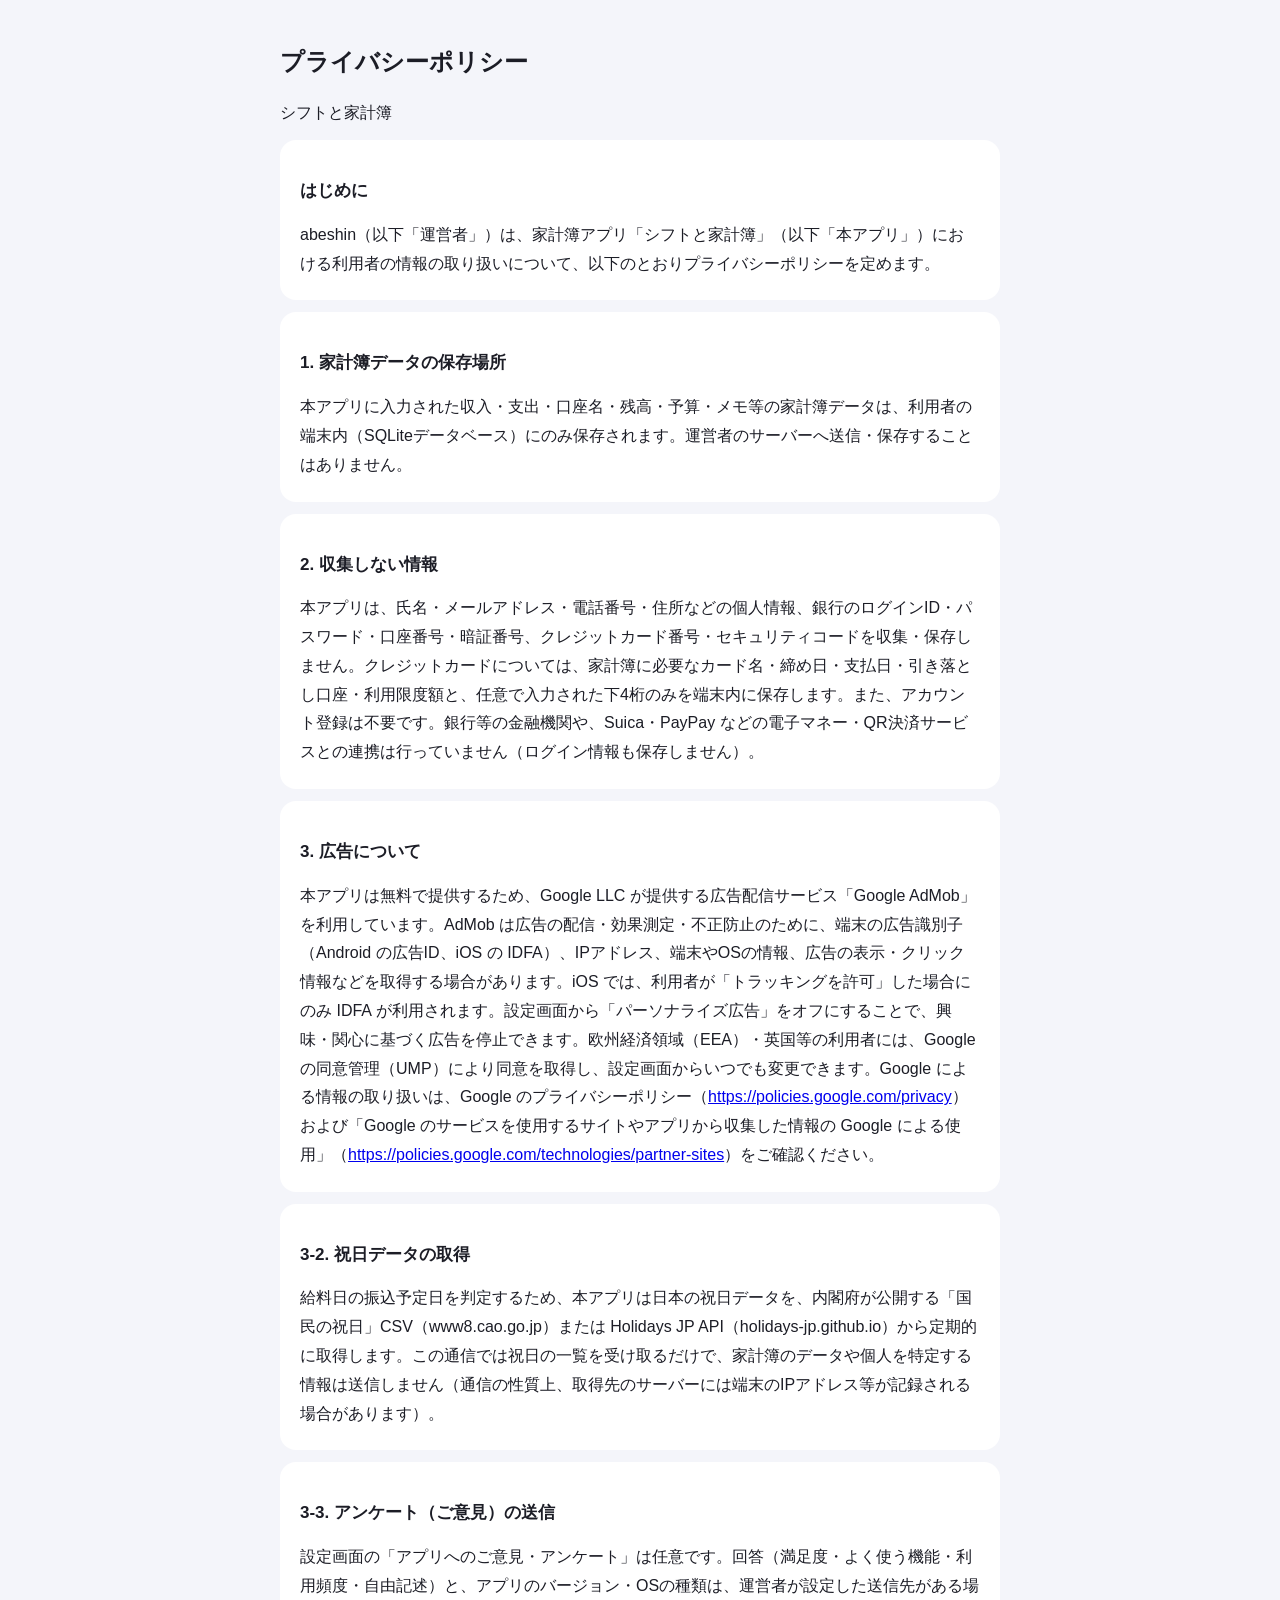
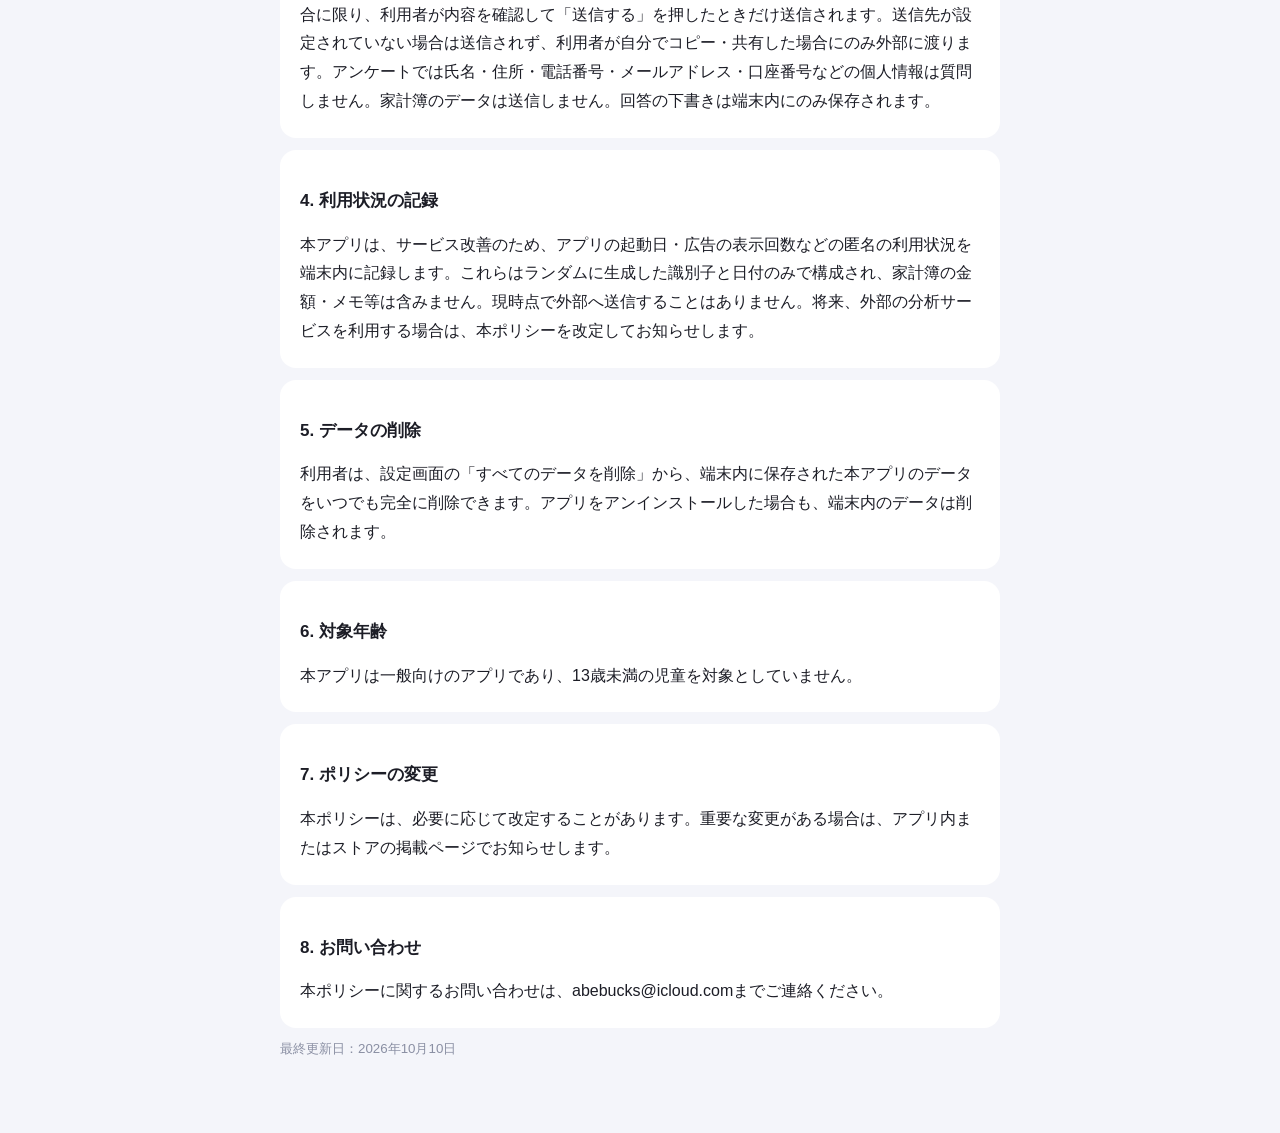
<file: kakeibo/kakeibo/privacy.html>
<!doctype html>
<html lang="ja"><head><meta charset="utf-8"><meta name="viewport" content="width=device-width,initial-scale=1">
<title>プライバシーポリシー | シフトと家計簿</title>
<style>body{font-family:-apple-system,BlinkMacSystemFont,"Hiragino Sans","Noto Sans JP",sans-serif;max-width:720px;margin:0 auto;padding:24px 16px 64px;line-height:1.8;color:#1C1D26;background:#F4F5FA}h1{font-size:24px}h2{font-size:17px;margin-top:28px}section{background:#fff;border-radius:16px;padding:8px 20px 16px;margin-top:12px}p{margin:6px 0}small{color:#8A8FA3}</style></head>
<body><h1>プライバシーポリシー</h1><p>シフトと家計簿</p>
<section><h2>はじめに</h2><p>abeshin（以下「運営者」）は、家計簿アプリ「シフトと家計簿」（以下「本アプリ」）における利用者の情報の取り扱いについて、以下のとおりプライバシーポリシーを定めます。</p></section>
<section><h2>1. 家計簿データの保存場所</h2><p>本アプリに入力された収入・支出・口座名・残高・予算・メモ等の家計簿データは、利用者の端末内（SQLiteデータベース）にのみ保存されます。運営者のサーバーへ送信・保存することはありません。</p></section>
<section><h2>2. 収集しない情報</h2><p>本アプリは、氏名・メールアドレス・電話番号・住所などの個人情報、銀行のログインID・パスワード・口座番号・暗証番号、クレジットカード番号・セキュリティコードを収集・保存しません。クレジットカードについては、家計簿に必要なカード名・締め日・支払日・引き落とし口座・利用限度額と、任意で入力された下4桁のみを端末内に保存します。また、アカウント登録は不要です。銀行等の金融機関や、Suica・PayPay などの電子マネー・QR決済サービスとの連携は行っていません（ログイン情報も保存しません）。</p></section>
<section><h2>3. 広告について</h2><p>本アプリは無料で提供するため、Google LLC が提供する広告配信サービス「Google AdMob」を利用しています。AdMob は広告の配信・効果測定・不正防止のために、端末の広告識別子（Android の広告ID、iOS の IDFA）、IPアドレス、端末やOSの情報、広告の表示・クリック情報などを取得する場合があります。iOS では、利用者が「トラッキングを許可」した場合にのみ IDFA が利用されます。設定画面から「パーソナライズ広告」をオフにすることで、興味・関心に基づく広告を停止できます。欧州経済領域（EEA）・英国等の利用者には、Google の同意管理（UMP）により同意を取得し、設定画面からいつでも変更できます。Google による情報の取り扱いは、Google のプライバシーポリシー（<a href="https://policies.google.com/privacy">https://policies.google.com/privacy</a>）および「Google のサービスを使用するサイトやアプリから収集した情報の Google による使用」（<a href="https://policies.google.com/technologies/partner-sites">https://policies.google.com/technologies/partner-sites</a>）をご確認ください。</p></section>
<section><h2>3-2. 祝日データの取得</h2><p>給料日の振込予定日を判定するため、本アプリは日本の祝日データを、内閣府が公開する「国民の祝日」CSV（www8.cao.go.jp）または Holidays JP API（holidays-jp.github.io）から定期的に取得します。この通信では祝日の一覧を受け取るだけで、家計簿のデータや個人を特定する情報は送信しません（通信の性質上、取得先のサーバーには端末のIPアドレス等が記録される場合があります）。</p></section>
<section><h2>3-3. アンケート（ご意見）の送信</h2><p>設定画面の「アプリへのご意見・アンケート」は任意です。回答（満足度・よく使う機能・利用頻度・自由記述）と、アプリのバージョン・OSの種類は、運営者が設定した送信先がある場合に限り、利用者が内容を確認して「送信する」を押したときだけ送信されます。送信先が設定されていない場合は送信されず、利用者が自分でコピー・共有した場合にのみ外部に渡ります。アンケートでは氏名・住所・電話番号・メールアドレス・口座番号などの個人情報は質問しません。家計簿のデータは送信しません。回答の下書きは端末内にのみ保存されます。</p></section>
<section><h2>4. 利用状況の記録</h2><p>本アプリは、サービス改善のため、アプリの起動日・広告の表示回数などの匿名の利用状況を端末内に記録します。これらはランダムに生成した識別子と日付のみで構成され、家計簿の金額・メモ等は含みません。現時点で外部へ送信することはありません。将来、外部の分析サービスを利用する場合は、本ポリシーを改定してお知らせします。</p></section>
<section><h2>5. データの削除</h2><p>利用者は、設定画面の「すべてのデータを削除」から、端末内に保存された本アプリのデータをいつでも完全に削除できます。アプリをアンインストールした場合も、端末内のデータは削除されます。</p></section>
<section><h2>6. 対象年齢</h2><p>本アプリは一般向けのアプリであり、13歳未満の児童を対象としていません。</p></section>
<section><h2>7. ポリシーの変更</h2><p>本ポリシーは、必要に応じて改定することがあります。重要な変更がある場合は、アプリ内またはストアの掲載ページでお知らせします。</p></section>
<section><h2>8. お問い合わせ</h2><p>本ポリシーに関するお問い合わせは、abebucks@icloud.comまでご連絡ください。</p></section>
<p><small>最終更新日：2026年10月10日</small></p></body></html>
</file>
<file: assets/style.css>
:root {
  --bg: #f5f6f8;
  --card: #ffffff;
  --text: #16181d;
  --sub: #5f6673;
  --border: #e2e5ea;
  --primary: #1e7f5c;
  --accent-bg: #e7f4ee;
}
@media (prefers-color-scheme: dark) {
  :root {
    --bg: #0f1115;
    --card: #1a1d23;
    --text: #f2f4f7;
    --sub: #a0a7b4;
    --border: #2b3038;
    --primary: #3dba8a;
    --accent-bg: #173327;
  }
}
* { box-sizing: border-box; }
body {
  margin: 0;
  background: var(--bg);
  color: var(--text);
  font-family: -apple-system, BlinkMacSystemFont, "Hiragino Sans", "Hiragino Kaku Gothic ProN", "Yu Gothic UI", Meiryo, sans-serif;
  line-height: 1.8;
  font-size: 16px;
}
main { max-width: 760px; margin: 0 auto; padding: 32px 16px 64px; }
header.app { display: flex; align-items: center; gap: 16px; margin-bottom: 24px; }
header.app img { width: 72px; height: 72px; border-radius: 16px; }
h1 { font-size: 26px; line-height: 1.4; margin: 0; }
h2 { font-size: 19px; margin: 36px 0 8px; padding-top: 8px; border-top: 1px solid var(--border); }
h3 { font-size: 16px; margin: 20px 0 4px; }
p, li { color: var(--text); }
.sub { color: var(--sub); font-size: 14px; }
.card { background: var(--card); border: 1px solid var(--border); border-radius: 14px; padding: 16px 20px; margin: 16px 0; }
.note { background: var(--accent-bg); border-radius: 12px; padding: 12px 16px; }
a { color: var(--primary); }
table { border-collapse: collapse; width: 100%; font-size: 15px; }
th, td { border: 1px solid var(--border); padding: 8px 10px; text-align: left; vertical-align: top; }
th { background: var(--accent-bg); }
footer { margin-top: 48px; color: var(--sub); font-size: 13px; }
</file>
